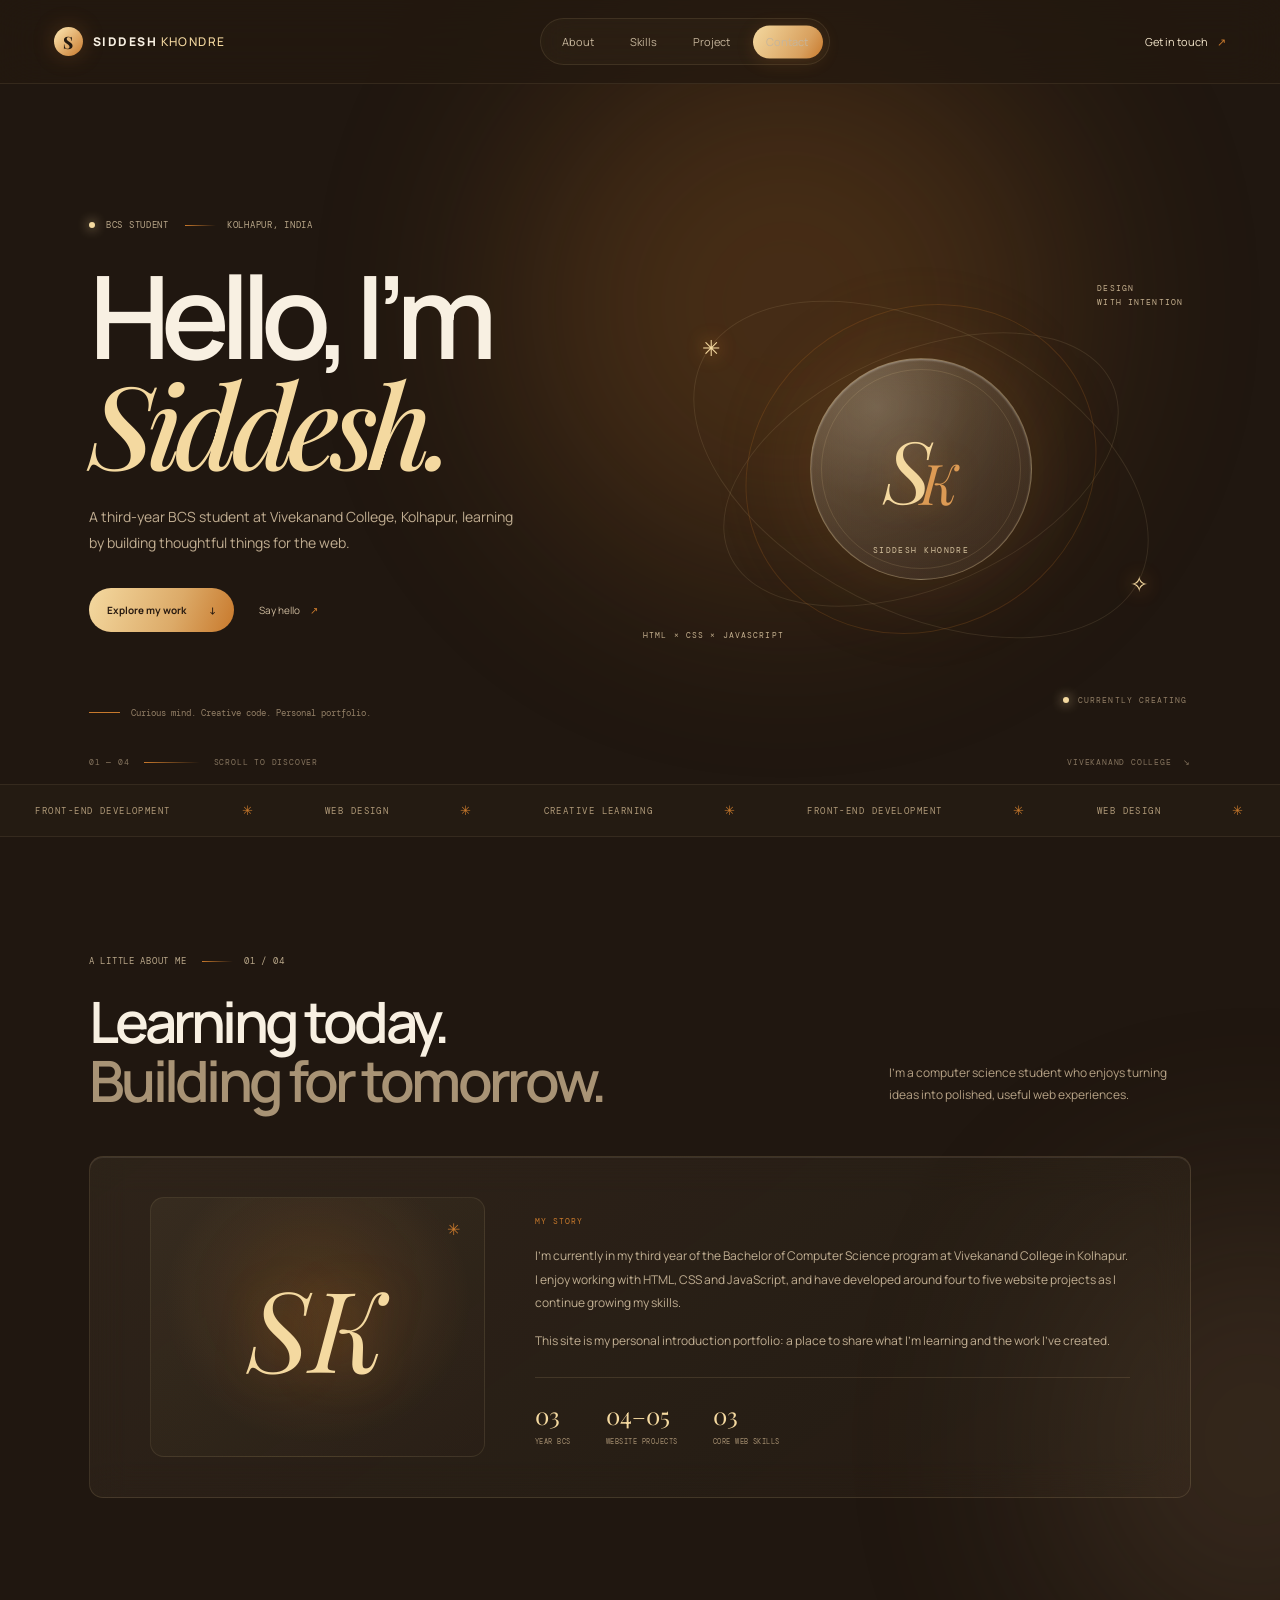
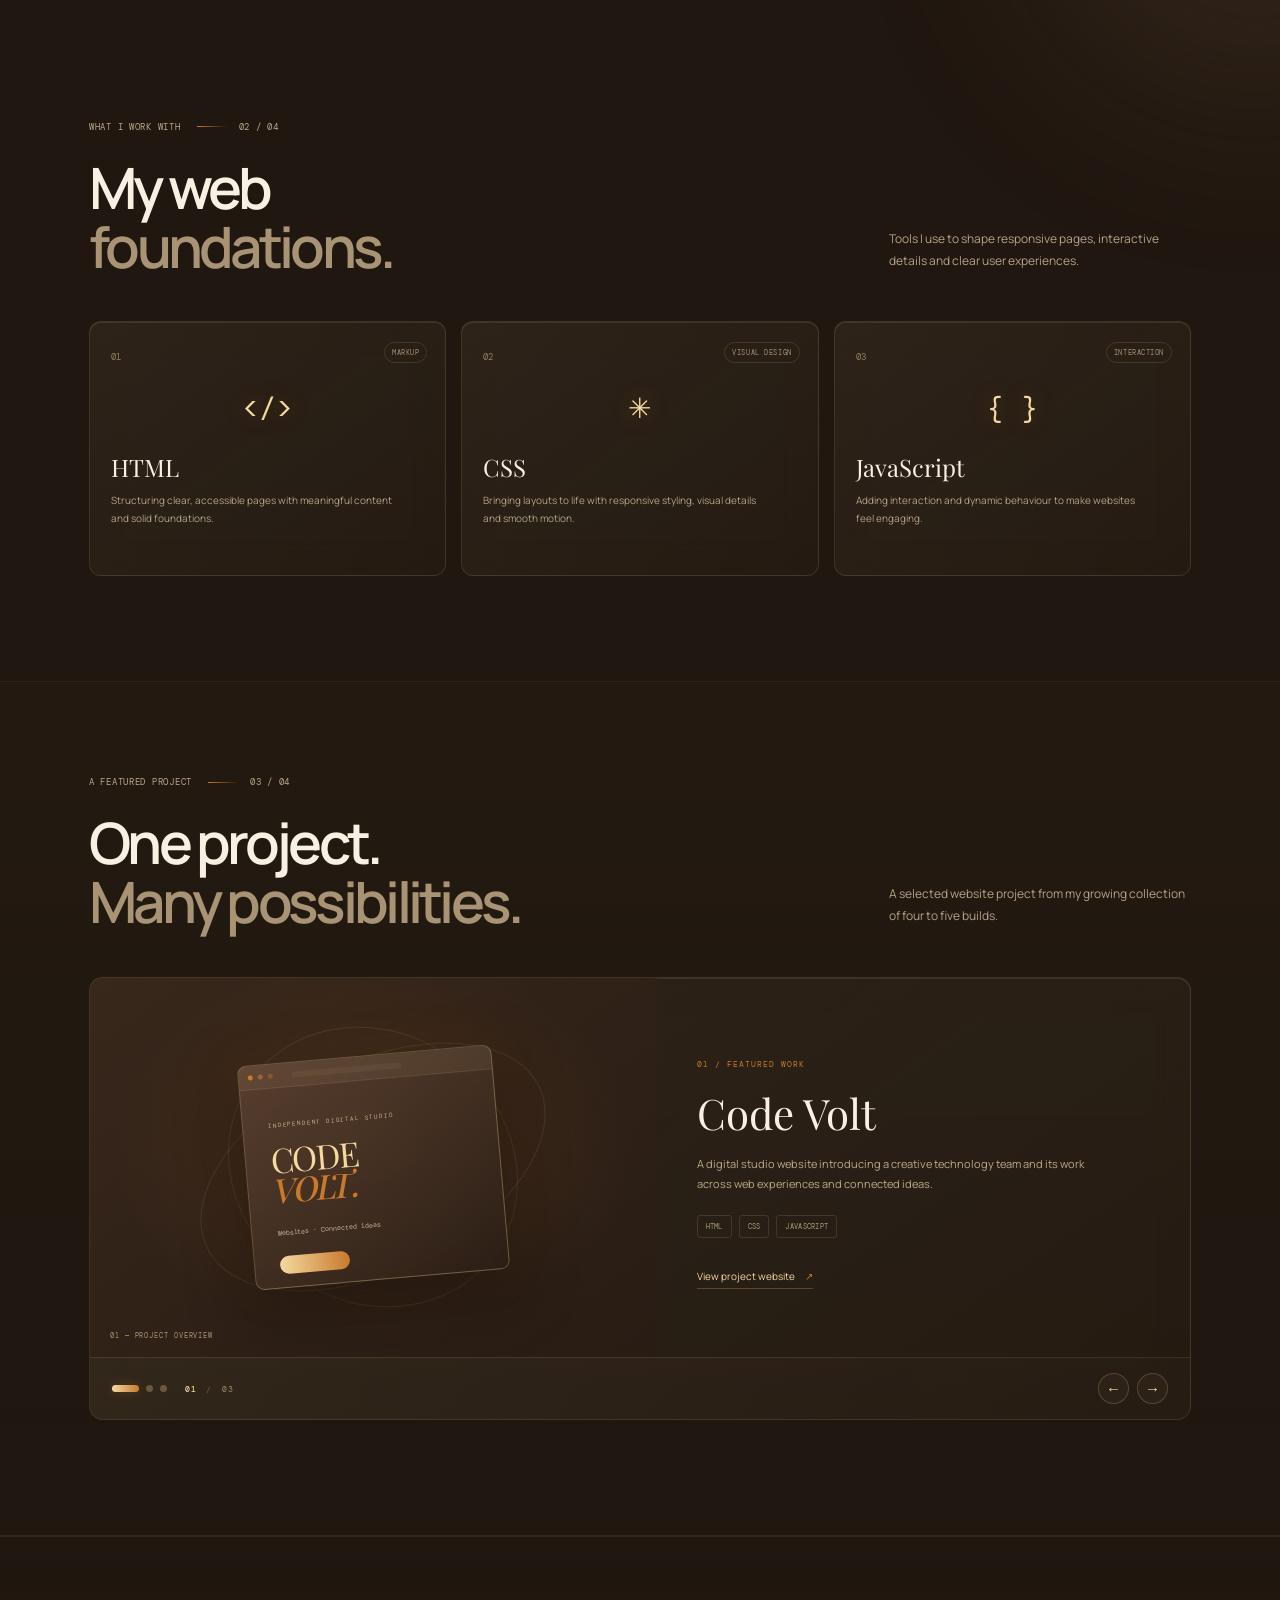
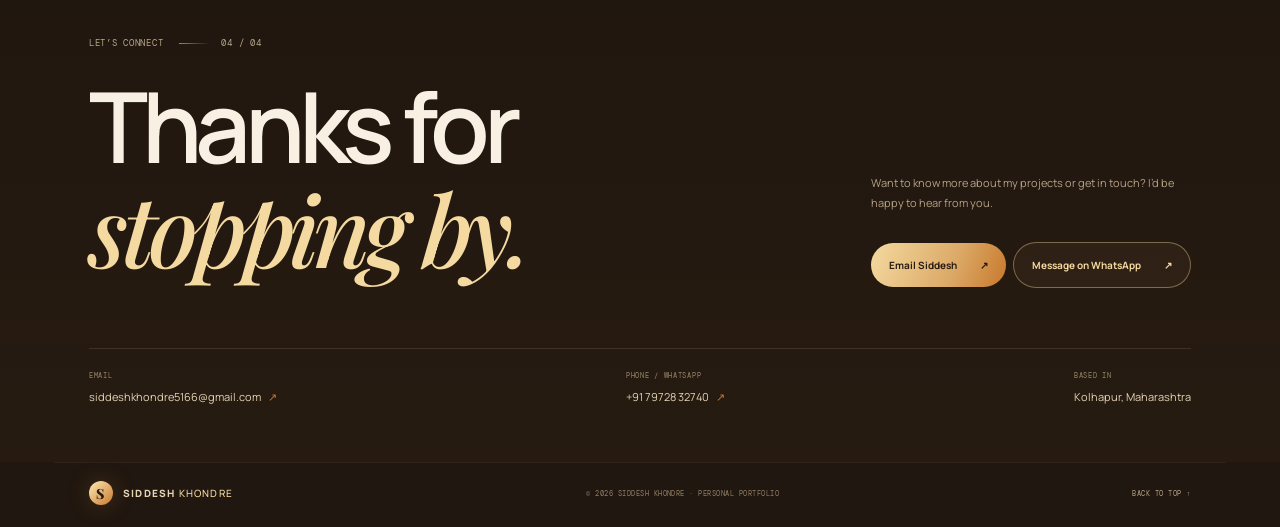
<file: index.html>
<!doctype html>
<html lang="en">
<head>
  <meta charset="utf-8">
  <meta name="viewport" content="width=device-width, initial-scale=1">
  <meta name="theme-color" content="#5B4232">
  <meta name="description" content="Personal portfolio of Siddesh Khondre, a third-year BCS student and web developer from Kolhapur.">
  <title>Siddesh Khondre — Personal Portfolio</title>
  <link rel="preconnect" href="https://fonts.googleapis.com">
  <link rel="preconnect" href="https://fonts.gstatic.com" crossorigin>
  <link href="https://fonts.googleapis.com/css2?family=DM+Mono:wght@400;500&family=Manrope:wght@400;500;600;700;800&family=Playfair+Display:ital,wght@0,500;0,600;1,500;1,600&display=swap" rel="stylesheet">
  <link rel="stylesheet" href="styles.css">
  <script defer src="script.js"></script>
</head>
<body>
  <div class="ambient ambient-one"></div><div class="ambient ambient-two"></div>
  <header class="nav-wrap">
    <a class="brand" href="#home" aria-label="Siddesh Khondre home"><span class="brand-mark">S</span><span>SIDDESH<span class="brand-light"> KHONDRE</span></span></a>
    <nav class="nav-links" aria-label="Main navigation"><span class="nav-indicator" aria-hidden="true"></span><a href="#about">About</a><a href="#skills">Skills</a><a href="#projects">Project</a><a href="#contact">Contact</a></nav>
    <a class="nav-cta" href="#contact">Get in touch <span>↗</span></a>
  </header>
  <main>
    <section class="hero section-shell" id="home">
      <div class="hero-copy reveal"><div class="eyebrow"><span class="pulse"></span> BCS STUDENT <span class="eyebrow-line"></span> KOLHAPUR, INDIA</div>
        <h1>Hello, I’m<br><span class="serif-accent">Siddesh.</span></h1>
        <p class="hero-intro">A third-year BCS student at Vivekanand College, Kolhapur, learning by building thoughtful things for the web.</p>
        <div class="hero-actions"><a class="button button-primary" href="#projects">Explore my work <span>↓</span></a><a class="text-link" href="mailto:siddeshkhondre5166@gmail.com">Say hello <span>↗</span></a></div>
        <div class="hero-note"><span class="note-line"></span> Curious mind. Creative code. Personal portfolio.</div>
      </div>
      <div class="hero-art reveal" aria-label="Decorative liquid glass monogram"><div class="orbit orbit-a"></div><div class="orbit orbit-b"></div><div class="orbit orbit-c"></div><div class="glass-disc"><span class="monogram">S<span>K</span></span><span class="disc-label">SIDDESH KHONDRE</span></div><span class="float-label label-top">DESIGN<br>WITH INTENTION</span><span class="float-label label-bottom">HTML × CSS × JAVASCRIPT</span><span class="spark spark-one">✳</span><span class="spark spark-two">✧</span><div class="art-caption"><span class="caption-dot"></span> CURRENTLY CREATING</div></div>
      <div class="hero-bottom"><span>01 — 04</span><div class="scroll-line"></div><span>SCROLL TO DISCOVER</span><span class="hero-location">VIVEKANAND COLLEGE&nbsp; ↘</span></div>
    </section>
    <section class="marquee" aria-label="Areas of interest"><div class="marquee-track"><span>FRONT-END DEVELOPMENT</span><i>✳</i><span>WEB DESIGN</span><i>✳</i><span>CREATIVE LEARNING</span><i>✳</i><span>FRONT-END DEVELOPMENT</span><i>✳</i><span>WEB DESIGN</span><i>✳</i></div></section>
    <section class="about section-shell" id="about"><div class="section-heading reveal"><div><div class="eyebrow">A LITTLE ABOUT ME <span class="eyebrow-line"></span> 01 / 04</div><h2>Learning today.<br><span class="muted-title">Building for tomorrow.</span></h2></div><p>I’m a computer science student who enjoys turning ideas into polished, useful web experiences.</p></div>
      <div class="about-panel glass-card reveal"><div class="about-emblem"><span>SK</span><i>✳</i></div><div class="about-copy"><span class="small-label">MY STORY</span><p>I’m currently in my third year of the Bachelor of Computer Science program at Vivekanand College in Kolhapur. I enjoy working with HTML, CSS and JavaScript, and have developed around four to five website projects as I continue growing my skills.</p><p>This site is my personal introduction portfolio: a place to share what I’m learning and the work I’ve created.</p><div class="about-facts"><div><b>03</b><span>YEAR BCS</span></div><div><b>04–05</b><span>WEBSITE PROJECTS</span></div><div><b>03</b><span>CORE WEB SKILLS</span></div></div></div></div>
    </section>
    <section class="skills section-shell" id="skills"><div class="section-heading reveal"><div><div class="eyebrow">WHAT I WORK WITH <span class="eyebrow-line"></span> 02 / 04</div><h2>My web<br><span class="muted-title">foundations.</span></h2></div><p>Tools I use to shape responsive pages, interactive details and clear user experiences.</p></div>
      <div class="skill-grid"><article class="skill-card glass-card reveal"><span class="skill-number">01</span><div class="skill-icon">&lt;/&gt;</div><h3>HTML</h3><p>Structuring clear, accessible pages with meaningful content and solid foundations.</p><span class="skill-tag">MARKUP</span></article><article class="skill-card glass-card reveal"><span class="skill-number">02</span><div class="skill-icon">✳</div><h3>CSS</h3><p>Bringing layouts to life with responsive styling, visual details and smooth motion.</p><span class="skill-tag">VISUAL DESIGN</span></article><article class="skill-card glass-card reveal"><span class="skill-number">03</span><div class="skill-icon">{ }</div><h3>JavaScript</h3><p>Adding interaction and dynamic behaviour to make websites feel engaging.</p><span class="skill-tag">INTERACTION</span></article></div>
    </section>
    <section class="project-section" id="projects"><div class="section-shell project-shell"><div class="section-heading reveal"><div><div class="eyebrow">A FEATURED PROJECT <span class="eyebrow-line"></span> 03 / 04</div><h2>One project.<br><span class="muted-title">Many possibilities.</span></h2></div><p>A selected website project from my growing collection of four to five builds.</p></div>
      <div class="project-carousel glass-card reveal" aria-roledescription="carousel" aria-label="Code Volt project walkthrough">
        <div class="carousel-stage" aria-live="polite">
          <article class="project-slide active" data-slide="0" aria-roledescription="slide" aria-label="1 of 3: Project overview">
            <div class="project-visual visual-overview"><div class="project-orbit project-orbit-one"></div><div class="project-orbit project-orbit-two"></div><div class="project-window"><div class="project-bar"><i></i><i></i><i></i><span></span></div><div class="project-content"><span class="project-overline">INDEPENDENT DIGITAL STUDIO</span><b>CODE<br><em>VOLT.</em></b><small>Websites · Connected ideas</small><div class="project-button"></div></div></div><span class="visual-caption">01 — PROJECT OVERVIEW</span></div>
            <div class="project-info"><span class="small-label">01 / FEATURED WORK</span><h3>Code Volt</h3><p>A digital studio website introducing a creative technology team and its work across web experiences and connected ideas.</p><div class="project-tags"><span>HTML</span><span>CSS</span><span>JAVASCRIPT</span></div><a class="project-link" href="file:///D:/code-volt/index.html" target="_blank" rel="noreferrer">View project website <span>↗</span></a></div>
          </article>
          <article class="project-slide" data-slide="1" aria-roledescription="slide" aria-label="2 of 3: Responsive experience" aria-hidden="true">
            <div class="project-visual visual-responsive"><div class="responsive-orbit"></div><div class="device device-desktop"><div class="device-top"><i></i><i></i><i></i></div><div class="device-screen"><b>Digital,<br><em>with a pulse.</em></b><span></span><span></span><div></div></div></div><div class="device device-mobile"><div class="mobile-notch"></div><b>CODE<br><em>VOLT</em></b><span></span><span></span></div><span class="visual-caption">02 — RESPONSIVE EXPERIENCE</span></div>
            <div class="project-info"><span class="small-label">02 / DESIGN APPROACH</span><h3>Made for the web</h3><p>The project presents a cohesive studio identity through a responsive layout, considered typography and clear paths to explore the work.</p><div class="project-tags"><span>RESPONSIVE DESIGN</span><span>LAYOUT</span><span>VISUAL DETAIL</span></div><span class="project-note">A closer look at the project’s presentation.</span></div>
          </article>
          <article class="project-slide" data-slide="2" aria-roledescription="slide" aria-label="3 of 3: My role" aria-hidden="true">
            <div class="project-visual visual-role"><div class="role-glow"></div><div class="role-orbit role-orbit-a"></div><div class="role-orbit role-orbit-b"></div><div class="role-monogram">&lt;/&gt;</div><span class="role-chip chip-html">HTML</span><span class="role-chip chip-css">CSS</span><span class="role-chip chip-js">JS</span><span class="visual-caption">03 — MY CONTRIBUTION</span></div>
            <div class="project-info"><span class="small-label">03 / MY ROLE</span><h3>Programmer<br> &amp; developer</h3><p>I contributed to Code Volt as a programmer/developer. The project gave me a chance to apply my web skills to a complete studio website.</p><div class="project-tags"><span>BUILD</span><span>COLLABORATION</span><span>LEARNING</span></div><a class="project-link" href="file:///D:/code-volt/index.html" target="_blank" rel="noreferrer">Ask me about this project <span>↗</span></a></div>
          </article>
        </div>
        <div class="carousel-controls"><div class="carousel-pagination" role="tablist" aria-label="Choose project slide"><button class="carousel-dot active" type="button" role="tab" aria-label="Show slide 1: Project overview" aria-selected="true" data-go-to="0"></button><button class="carousel-dot" type="button" role="tab" aria-label="Show slide 2: Responsive experience" aria-selected="false" data-go-to="1"></button><button class="carousel-dot" type="button" role="tab" aria-label="Show slide 3: My role" aria-selected="false" data-go-to="2"></button></div><span class="carousel-count"><b class="current-slide">01</b> <i>/</i> 03</span><div class="carousel-arrows"><button class="carousel-arrow" type="button" data-direction="-1" aria-label="Previous slide">←</button><button class="carousel-arrow" type="button" data-direction="1" aria-label="Next slide">→</button></div></div>
      </div>
    </div></section>
    <section class="contact" id="contact"><div class="contact-inner section-shell reveal"><div class="eyebrow">LET’S CONNECT <span class="eyebrow-line"></span> 04 / 04</div><div class="contact-main"><h2>Thanks for<br><span class="serif-accent">stopping by.</span></h2><div class="contact-side"><p>Want to know more about my projects or get in touch? I’d be happy to hear from you.</p><a class="button button-primary" href="mailto:siddeshkhondre5166@gmail.com">Email Siddesh <span>↗</span></a><a class="button button-secondary" href="https://wa.me/917972832740" target="_blank" rel="noreferrer">Message on WhatsApp <span>↗</span></a></div></div><div class="contact-details"><div><span class="detail-label">EMAIL</span><a href="mailto:siddeshkhondre5166@gmail.com">siddeshkhondre5166@gmail.com <span>↗</span></a></div><div><span class="detail-label">PHONE / WHATSAPP</span><a href="tel:+917972832740">+91 79728 32740 <span>↗</span></a></div><div class="detail-location"><span class="detail-label">BASED IN</span><span>Kolhapur, Maharashtra</span></div></div></div></section>
  </main>
  <footer class="footer"><a class="brand" href="#home"><span class="brand-mark">S</span><span>SIDDESH<span class="brand-light"> KHONDRE</span></span></a><span>© <span id="year"></span> SIDDESH KHONDRE · PERSONAL PORTFOLIO</span><a href="#home" class="back-top">BACK TO TOP ↑</a></footer>
</body>
</html>
</file>
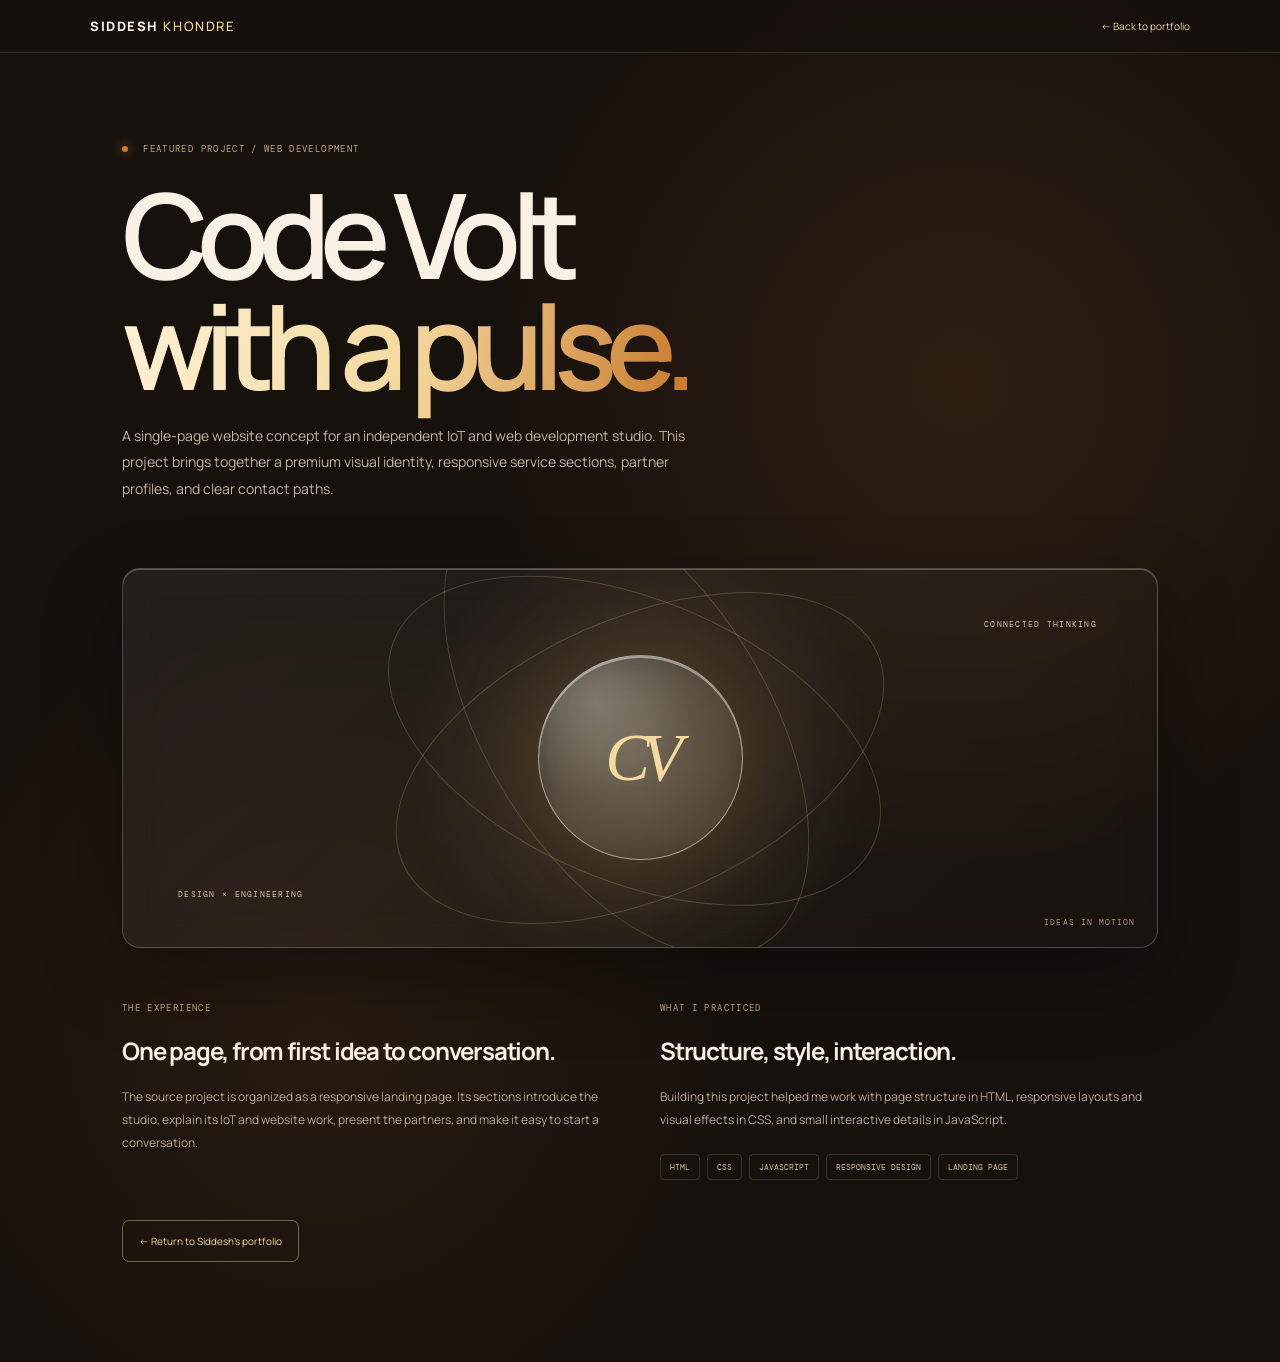
<file: code-volt-project.html>
<!doctype html>
<html lang="en">
<head>
  <meta charset="utf-8"><meta name="viewport" content="width=device-width, initial-scale=1"><meta name="theme-color" content="#110d0a">
  <title>Code Volt — Featured Project</title>
  <link rel="preconnect" href="https://fonts.googleapis.com"><link rel="preconnect" href="https://fonts.gstatic.com" crossorigin><link href="https://fonts.googleapis.com/css2?family=DM+Mono:wght@400;500&family=Manrope:wght@400;500;600;700;800&display=swap" rel="stylesheet">
  <style>
    :root{--brown:#5B4232;--cream:#F4D9A0;--copper:#C8792C;--bg:#17110d;--muted:#b9aa99;--line:#ffffff22;--mono:'DM Mono',monospace;--sans:'Manrope',sans-serif}*{box-sizing:border-box}html{scroll-behavior:smooth}body{margin:0;background:radial-gradient(ellipse at 75% 28%,#70452244,transparent 35%),radial-gradient(ellipse at 25% 75%,#c8792c18,transparent 30%),var(--bg);color:#f9f1e6;font-family:var(--sans);min-height:100vh}a{color:inherit;text-decoration:none}.top{position:sticky;top:0;padding:17px max(24px,calc((100vw - 1100px)/2));display:flex;justify-content:space-between;align-items:center;background:#17110dd9;backdrop-filter:blur(18px);border-bottom:1px solid var(--line);z-index:2}.brand{font-size:13px;font-weight:800;letter-spacing:.12em}.brand span{color:var(--cream);font-weight:500}.top a:last-child{font-size:10px;color:var(--cream)}main{max-width:1100px;margin:auto;padding:90px 32px 100px}.eyebrow{font:9px var(--mono);letter-spacing:.15em;color:#c4a982}.eyebrow i{display:inline-block;width:6px;height:6px;border-radius:50%;background:var(--copper);margin-right:9px;box-shadow:0 0 12px var(--copper)}h1{font-size:clamp(62px,10vw,118px);line-height:.94;letter-spacing:-.09em;margin:24px 0 22px;font-weight:600}h1 span{background:linear-gradient(100deg,#fff1d7,var(--cream),var(--copper));-webkit-background-clip:text;background-clip:text;color:transparent}.lead{max-width:580px;color:#c3b4a3;font-size:14px;line-height:1.9}.showcase{margin:65px 0 54px;border:1px solid #ffffff35;border-radius:18px;min-height:380px;position:relative;overflow:hidden;display:grid;place-items:center;background:radial-gradient(circle at 50% 50%,#f4d9a02b,transparent 42%),linear-gradient(135deg,#ffffff10,#ffffff03);box-shadow:inset 0 1px #ffffff40,0 30px 80px #0005;backdrop-filter:blur(18px)}.rings,.rings:before,.rings:after{position:absolute;border:1px solid #f4d9a033;border-radius:50%;width:520px;height:280px;transform:rotate(-24deg)}.rings:before,.rings:after{content:"";inset:-20px 0;width:520px;height:280px;transform:rotate(47deg)}.rings:after{inset:-40px 0;transform:rotate(82deg)}.glass{position:relative;z-index:1;width:205px;height:205px;border-radius:50%;display:grid;place-items:center;border:1px solid #ffffff80;background:radial-gradient(circle at 28% 22%,#ffffff40,#ffffff0c 45%,#6a44274a);box-shadow:inset 0 2px #ffffff70,0 0 90px #c8792c35;backdrop-filter:blur(15px)}.glass b{font:italic 67px Georgia,serif;color:var(--cream);letter-spacing:-.12em}.float{position:absolute;font:8px var(--mono);letter-spacing:.16em;color:#d4c1a8}.float.a{top:50px;right:60px}.float.b{bottom:48px;left:55px}.showcase-label{position:absolute;bottom:20px;right:22px;color:#aa9986;font:8px var(--mono);letter-spacing:.13em}.details{display:grid;grid-template-columns:1fr 1fr;gap:40px}.details h2{font-size:24px;letter-spacing:-.05em}.details p{font-size:12px;line-height:1.9;color:#b9aa99}.tags{display:flex;flex-wrap:wrap;gap:7px;margin-top:22px}.tags span{padding:7px 9px;border:1px solid #ffffff24;border-radius:4px;color:#d3bf9f;font:8px var(--mono)}.back{display:inline-block;margin-top:40px;border:1px solid #f4d9a066;border-radius:7px;padding:13px 16px;color:var(--cream);font-size:10px}.back:hover{background:#f4d9a015}@media(max-width:650px){main{padding:68px 21px}.showcase{min-height:300px;margin:43px 0}.glass{width:165px;height:165px}.details{grid-template-columns:1fr;gap:14px}.float.a{right:20px}.float.b{left:18px}.rings,.rings:before,.rings:after{width:370px;height:200px}}
  </style>
</head>
<body><header class="top"><a class="brand" href="index.html">SIDDESH <span>KHONDRE</span></a><a href="index.html">← Back to portfolio</a></header><main><div class="eyebrow"><i></i> FEATURED PROJECT / WEB DEVELOPMENT</div><h1>Code Volt<br><span>with a pulse.</span></h1><p class="lead">A single-page website concept for an independent IoT and web development studio. This project brings together a premium visual identity, responsive service sections, partner profiles, and clear contact paths.</p><div class="showcase" aria-label="Code Volt visual preview"><div class="rings"></div><div class="glass"><b>CV</b></div><span class="float a">CONNECTED THINKING</span><span class="float b">DESIGN × ENGINEERING</span><span class="showcase-label">IDEAS IN MOTION</span></div><div class="details"><section><div class="eyebrow">THE EXPERIENCE</div><h2>One page, from first idea to conversation.</h2><p>The source project is organized as a responsive landing page. Its sections introduce the studio, explain its IoT and website work, present the partners, and make it easy to start a conversation.</p></section><section><div class="eyebrow">WHAT I PRACTICED</div><h2>Structure, style, interaction.</h2><p>Building this project helped me work with page structure in HTML, responsive layouts and visual effects in CSS, and small interactive details in JavaScript.</p><div class="tags"><span>HTML</span><span>CSS</span><span>JAVASCRIPT</span><span>RESPONSIVE DESIGN</span><span>LANDING PAGE</span></div></section></div><a class="back" href="index.html">← Return to Siddesh’s portfolio</a></main></body>
</html>
</file>
<file: styles.css>
:root{--brown:#5B4232;--cream:#F4D9A0;--orange:#C8792C;--ink:#241910;--muted:#ad9a80;--glass:rgba(244,217,160,.055);--line:rgba(244,217,160,.16);--font:'Manrope',sans-serif;--serif:'Playfair Display',serif;--mono:'DM Mono',monospace}*{box-sizing:border-box}html{scroll-behavior:smooth;scroll-padding-top:90px}body{margin:0;background:#201710;color:#F8F0E2;font-family:var(--font);overflow-x:hidden}a{color:inherit;text-decoration:none}::selection{background:var(--orange);color:#fff}.ambient{position:fixed;z-index:-1;pointer-events:none;filter:blur(110px);opacity:.23;border-radius:50%}.ambient-one{width:550px;height:550px;background:#C8792C;top:30px;left:40%}.ambient-two{width:410px;height:480px;background:#806347;top:1200px;right:-180px}.nav-wrap{position:sticky;top:0;z-index:20;display:flex;align-items:center;justify-content:space-between;max-width:1280px;margin:auto;padding:18px 54px;background:rgba(36,25,16,.74);backdrop-filter:blur(22px);border-bottom:1px solid rgba(244,217,160,.09)}.brand{display:flex;align-items:center;gap:10px;font-size:12px;font-weight:800;letter-spacing:.12em}.brand-mark{width:29px;height:29px;border-radius:50%;display:grid;place-items:center;font-family:var(--serif);font-size:17px;color:var(--ink);background:linear-gradient(135deg,#ffeab6,#C8792C);box-shadow:0 0 22px #C8792C44}.brand-light{font-weight:500;color:var(--cream)}.nav-links{display:flex;gap:34px;color:#c6b59b;font-size:11px}.nav-links a,.text-link,.back-top{transition:color .25s}.nav-links a:hover,.text-link:hover,.back-top:hover{color:var(--cream)}.nav-cta{font-size:11px;color:#f3e5ca}.nav-cta span{color:var(--orange);margin-left:7px}.section-shell{max-width:1172px;margin:0 auto}.hero{min-height:700px;padding:100px 35px 30px;display:grid;grid-template-columns:1.02fr .98fr;position:relative;align-items:center}.eyebrow{display:flex;align-items:center;gap:11px;font:9px var(--mono);letter-spacing:.08em;color:#b9a789}.pulse,.caption-dot{width:6px;height:6px;border-radius:50%;background:#F4D9A0;box-shadow:0 0 12px #F4D9A0;animation:blink 2s infinite}.eyebrow-line{display:inline-block;width:31px;height:1px;background:linear-gradient(90deg,#C8792C,transparent);margin-left:5px}.hero h1{font-size:clamp(74px,9vw,119px);line-height:.93;letter-spacing:-.085em;margin:31px 0 23px;font-weight:600}.serif-accent{font-family:var(--serif);font-weight:500;font-style:italic;color:var(--cream);letter-spacing:-.065em}.hero-intro{max-width:440px;color:#c0ad91;font-size:14px;line-height:1.9}.hero-actions{display:flex;align-items:center;gap:25px;margin-top:31px}.button{display:inline-flex;align-items:center;gap:23px;padding:15px 18px;border-radius:999px;font-size:10px;font-weight:700;transition:transform .25s,box-shadow .25s}.button:hover{transform:translateY(-3px);box-shadow:0 9px 35px #C8792C33}.button-primary{color:#291b11;background:linear-gradient(110deg,#F4D9A0,#dcaa68 60%,#C8792C)}.button-secondary{color:var(--cream);border:1px solid #F4D9A066;background:#5B423233}.button-secondary:hover{background:#C8792C22}.text-link{font-size:10px;color:#d0bda0}.text-link span{margin-left:8px;color:var(--orange)}.hero-note{margin-top:75px;font:9px var(--mono);color:#927f66;display:flex;align-items:center;gap:11px}.note-line{width:31px;height:1px;background:var(--orange)}.hero-art{height:480px;position:relative;display:grid;place-items:center}.orbit{position:absolute;border:1px solid #F4D9A01c;border-radius:50%;transform:rotate(-24deg)}.orbit-a{width:420px;height:235px}.orbit-b{width:490px;height:285px;transform:rotate(27deg)}.orbit-c{width:320px;height:360px;transform:rotate(61deg);border-color:#C8792c33}.glass-disc{width:222px;height:222px;border-radius:50%;display:grid;place-items:center;position:relative;background:radial-gradient(circle at 30% 22%,#fff5d633,#F4D9A014 40%,#5B423244 75%),linear-gradient(135deg,#ffffff22,#F4D9A008);border:1px solid #F4D9A055;box-shadow:inset 0 1px 2px #ffffff54,0 0 90px #C8792c26,0 0 170px #F4D9A00c;backdrop-filter:blur(20px);animation:float 6s ease-in-out infinite}.glass-disc:after{content:"";position:absolute;inset:10px;border:1px solid #F4D9A022;border-radius:50%}.monogram{font:italic 86px/1 var(--serif);color:#F4D9A0;text-shadow:0 0 30px #C8792c55;letter-spacing:-.15em;padding-right:13px}.monogram span{font-size:56px;color:#dc9a54;vertical-align:-.02em}.disc-label{position:absolute;bottom:24px;font:8px var(--mono);letter-spacing:.18em;color:#d5c29f}.float-label{position:absolute;font:8px var(--mono);letter-spacing:.14em;line-height:1.8;color:#c5b08e}.label-top{top:52px;right:8px}.label-bottom{bottom:67px;left:-8px}.spark{position:absolute;color:#F4D9A0;text-shadow:0 0 18px #C8792C;font-size:22px}.spark-one{top:104px;left:51px;animation:rotate 12s linear infinite}.spark-two{bottom:110px;right:43px;animation:blink 2.5s infinite}.art-caption{position:absolute;right:4px;bottom:4px;display:flex;gap:9px;align-items:center;font:8px var(--mono);letter-spacing:.13em;color:#927f66}.hero-bottom{position:absolute;bottom:17px;left:35px;right:35px;display:flex;align-items:center;gap:14px;color:#85745e;font:8px var(--mono);letter-spacing:.1em}.scroll-line{width:56px;height:1px;background:linear-gradient(90deg,#C8792C,transparent)}.hero-location{margin-left:auto}.marquee{border-top:1px solid #F4D9A014;border-bottom:1px solid #F4D9A014;overflow:hidden;padding:17px 0;background:#F4D9A005}.marquee-track{display:flex;align-items:center;justify-content:space-around;min-width:900px;color:#b09a79;font:9px var(--mono);letter-spacing:.16em;animation:marquee 28s linear infinite}.marquee-track i{font-style:normal;color:var(--orange);font-size:13px}.about,.skills{padding:118px 35px 105px}.section-heading{display:flex;justify-content:space-between;align-items:flex-end;margin-bottom:45px}.section-heading h2,.contact h2{font-size:57px;line-height:1.04;letter-spacing:-.065em;font-weight:600;margin:25px 0 0}.muted-title{color:#a89375}.section-heading>p{max-width:300px;color:#b6a286;font-size:12px;line-height:1.85;margin:0 2px 4px 35px}.glass-card{background:linear-gradient(145deg,#F4D9A011,#F4D9A005);border:1px solid #F4D9A020;box-shadow:inset 0 1px #ffffff16;backdrop-filter:blur(18px);transition:transform .35s,border-color .35s,background .35s}.glass-card:hover{transform:translateY(-5px);border-color:#C8792c66;background:linear-gradient(145deg,#F4D9A017,#F4D9A008)}.about-panel{display:grid;grid-template-columns:.72fr 1.28fr;align-items:center;border-radius:14px;padding:40px 60px;gap:50px}.about-emblem{height:260px;border-radius:14px;display:grid;place-items:center;position:relative;overflow:hidden;background:radial-gradient(ellipse at 50% 40%,#C8792c30,transparent 65%),linear-gradient(145deg,#F4D9A00d,#F4D9A002);border:1px solid #F4D9A018}.about-emblem>span{font:italic 112px var(--serif);color:#F4D9A0;text-shadow:0 0 45px #C8792c55}.about-emblem i{position:absolute;right:24px;top:20px;color:#C8792C;font-style:normal}.small-label{font:8px var(--mono);letter-spacing:.13em;color:#C8792C}.about-copy>p{font-size:12px;line-height:1.95;color:#c1af93;margin:15px 0}.about-facts{display:flex;gap:35px;border-top:1px solid #F4D9A020;margin-top:24px;padding-top:21px}.about-facts div{display:flex;flex-direction:column;gap:6px}.about-facts b{font:24px var(--serif);color:#F4D9A0}.about-facts span{font:7px var(--mono);letter-spacing:.07em;color:#a48f70}.skill-grid{display:grid;grid-template-columns:repeat(3,1fr);gap:15px}.skill-card{padding:21px;border-radius:12px;min-height:255px;position:relative}.skill-number{font:9px var(--mono);color:#927f66}.skill-icon{height:86px;display:grid;place-items:center;color:#F4D9A0;font:28px var(--mono);text-shadow:0 0 22px #C8792c66}.skill-card h3{font:24px var(--serif);margin:0 0 8px}.skill-card p{font-size:10px;line-height:1.8;color:#b6a286;max-width:290px;margin:0}.skill-tag{position:absolute;right:18px;top:20px;font:7px var(--mono);letter-spacing:.08em;color:#a48f70;border:1px solid #F4D9A022;padding:5px 7px;border-radius:20px}.project-section{padding:94px 0 115px;background:linear-gradient(180deg,#F4D9A004,transparent);border-top:1px solid #F4D9A010;border-bottom:1px solid #F4D9A010}.project-shell{padding:0 35px}.project-card{display:grid;grid-template-columns:1.03fr .97fr;min-height:355px;border-radius:14px;overflow:hidden}.project-visual{position:relative;display:grid;place-items:center;min-height:355px;overflow:hidden;background:radial-gradient(ellipse at 50% 45%,#C8792c24,transparent 65%),linear-gradient(145deg,#38271b,#281c14)}.project-orbit{position:absolute;border:1px solid #F4D9A01b;border-radius:50%}.project-orbit-one{width:370px;height:210px;transform:rotate(-26deg)}.project-orbit-two{width:300px;height:270px;transform:rotate(36deg)}.project-window{position:relative;z-index:2;width:255px;height:225px;border-radius:9px;border:1px solid #F4D9A044;background:linear-gradient(145deg,#5B4232dd,#2b1e15dd);box-shadow:0 20px 60px #170f0bb3,0 0 50px #C8792c1a;transform:rotate(-5deg);overflow:hidden}.project-bar{height:24px;background:#F4D9A010;border-bottom:1px solid #F4D9A018;display:flex;align-items:center;gap:5px;padding:0 9px}.project-bar i{width:5px;height:5px;border-radius:50%;background:#C8792C}.project-bar i:nth-child(2){opacity:.6}.project-bar i:nth-child(3){opacity:.35}.project-bar span{height:6px;width:110px;margin-left:14px;background:#F4D9A00e;border-radius:4px}.project-content{padding:22px 25px}.project-overline{font:6px var(--mono);letter-spacing:.14em;color:#c7b08b}.project-content>b{display:block;font:34px/.88 var(--serif);letter-spacing:-.05em;margin:13px 0;color:#F4D9A0}.project-content>b em{font-weight:500;color:#C8792C}.project-content>small{font:7px var(--mono);color:#c1af93}.project-button{margin-top:16px;width:70px;height:18px;border-radius:20px;background:linear-gradient(90deg,#F4D9A0,#C8792C)}.visual-caption{position:absolute;bottom:17px;left:20px;font:7px var(--mono);letter-spacing:.13em;color:#aa9575}.project-info{padding:52px 42px;align-self:center}.project-info h3{font:42px var(--serif);margin:13px 0}.project-info p{font-size:11px;line-height:1.9;color:#bca98a;max-width:420px}.project-tags{display:flex;gap:7px;flex-wrap:wrap;margin:20px 0 25px}.project-tags span{padding:6px 8px;border:1px solid #F4D9A022;border-radius:3px;color:#ad9978;font:7px var(--mono);letter-spacing:.04em}.project-link{font-size:10px;color:#F4D9A0;border-bottom:1px solid #C8792C66;padding-bottom:5px}.project-link span{color:#C8792C;margin-left:8px}.contact{background:linear-gradient(180deg,transparent,#C8792c0b);border-top:1px solid #F4D9A010}.contact-inner{padding:100px 35px 58px}.contact-main{display:flex;align-items:flex-end;justify-content:space-between}.contact h2{font-size:clamp(61px,8vw,98px);margin:26px 0 18px}.contact-side{max-width:320px;padding-bottom:12px}.contact-side p{font-size:11px;line-height:1.85;color:#b6a286;margin:0 0 20px}.contact-side .button+.button{margin:9px 0 0 7px}.contact-details{display:flex;align-items:flex-end;justify-content:space-between;border-top:1px solid #F4D9A020;padding-top:22px;margin-top:48px}.detail-label{display:block;color:#9a8567;font:7px var(--mono);letter-spacing:.1em;margin-bottom:9px}.contact-details>div>a,.detail-location>span:last-child{display:block;margin-top:7px;font-size:11px;color:#e5d4b5}.contact-details>div>a span{color:#C8792C;margin-left:5px}.footer{max-width:1172px;padding:18px 35px 22px;margin:auto;border-top:1px solid #F4D9A010;display:flex;align-items:center;justify-content:space-between;color:#927f66;font:7px var(--mono);letter-spacing:.07em}.footer .brand{font:800 10px var(--font);color:#e6d4b4}.footer .brand-mark{width:24px;height:24px;font-size:14px}.back-top{color:#b6a286}.reveal{opacity:0;transform:translateY(22px);transition:opacity .75s ease,transform .75s cubic-bezier(.2,.7,.2,1)}.reveal.visible{opacity:1;transform:translateY(0)}.skill-card:nth-child(2){transition-delay:.1s}.skill-card:nth-child(3){transition-delay:.2s}@keyframes float{0%,100%{transform:translateY(0)}50%{transform:translateY(-10px)}}@keyframes rotate{to{transform:rotate(336deg)}}@keyframes blink{0%,100%{opacity:1}50%{opacity:.35}}@keyframes marquee{to{transform:translateX(-35%)}}@media(max-width:900px){.nav-wrap{padding:16px 26px}.hero{padding:85px 28px 30px;grid-template-columns:1fr .85fr;min-height:630px}.hero h1{font-size:clamp(68px,10vw,94px)}.hero-art{transform:scale(.84);margin:0 -35px}.about,.skills{padding:90px 28px}.section-heading h2{font-size:49px}.about-panel{padding:30px;gap:30px}.project-shell{padding:0 28px}.project-info{padding:35px 28px}.contact-inner{padding:85px 28px 48px}.footer{padding-left:28px;padding-right:28px}}@media(max-width:650px){.nav-wrap{padding:13px 18px}.nav-links{display:flex;position:fixed;top:auto;right:50%;bottom:12px;transform:translateX(50%);z-index:30;padding:9px 12px;border:1px solid #F4D9A033;border-radius:999px;background:#241910e8;backdrop-filter:blur(18px);gap:19px;font-size:9px}.brand{font-size:10px;gap:7px}.brand-mark{width:26px;height:26px}.nav-cta{font-size:9px}.hero{display:flex;flex-direction:column;align-items:stretch;padding:75px 22px 47px;min-height:auto}.hero-copy{position:relative;z-index:2}.hero h1{font-size:clamp(69px,17vw,98px);margin-top:27px}.hero-intro{font-size:12px}.hero-actions{gap:16px;flex-wrap:wrap}.button{padding:13px 15px;font-size:9px;gap:14px}.text-link{font-size:9px}.hero-note{margin-top:35px}.hero-art{height:340px;margin:4px -20px -4px;transform:scale(.84)}.orbit-a{width:320px;height:180px}.orbit-b{width:390px;height:220px}.orbit-c{width:265px;height:295px}.glass-disc{width:177px;height:177px}.monogram{font-size:70px}.monogram span{font-size:47px}.label-top{top:24px;right:0}.label-bottom{bottom:36px;left:0}.hero-bottom{left:22px;right:22px;bottom:11px}.hero-location{display:none}.marquee{padding:13px 0}.marquee-track{justify-content:flex-start;gap:26px}.about,.skills{padding:76px 22px}.section-heading{display:block;margin-bottom:28px}.section-heading h2{font-size:44px}.section-heading>p{margin:16px 0 0;font-size:11px}.about-panel{grid-template-columns:1fr;padding:18px;gap:19px}.about-emblem{height:165px}.about-emblem>span{font-size:82px}.about-facts{gap:20px;justify-content:space-between}.about-facts b{font-size:20px}.about-facts span{font-size:6px}.skill-grid{grid-template-columns:1fr;gap:10px}.skill-card{min-height:220px;padding:18px}.skill-icon{height:68px}.project-section{padding:76px 0}.project-shell{padding:0 22px}.project-card{grid-template-columns:1fr}.project-visual{min-height:275px}.project-window{transform:rotate(-4deg) scale(.9)}.project-info{padding:28px 22px 31px}.project-info h3{font-size:36px}.contact-inner{padding:75px 22px 42px}.contact-main{display:block}.contact h2{font-size:70px}.contact-side{padding:0;max-width:360px}.contact-details{margin-top:33px;align-items:flex-start;gap:19px;flex-direction:column}.footer{padding:16px 22px;gap:10px;flex-wrap:wrap}.footer>span{order:3;width:100%;font-size:6px}.back-top{font-size:7px}}@media(max-width:370px){.nav-links{gap:12px;padding:8px 10px}.nav-links a{font-size:8px}.contact-details>div>a{font-size:10px}}@media(prefers-reduced-motion:reduce){*,*:before,*:after{animation-duration:.01ms!important;animation-iteration-count:1!important;scroll-behavior:auto!important;transition-duration:.01ms!important}.reveal{opacity:1;transform:none}}
/* Interview-ready navigation and featured-project carousel */
.nav-links{position:relative;isolation:isolate;align-items:center;gap:8px;padding:6px 7px;border:1px solid #F4D9A01b;border-radius:999px;background:#F4D9A008;backdrop-filter:blur(16px)}
.nav-links a{position:relative;z-index:1;padding:9px 14px;border-radius:999px;transition:color .3s ease,transform .3s ease}
.nav-links a:hover{transform:translateY(-1px)}
.nav-links a[aria-current="location"]{color:#241910}
.nav-indicator{position:absolute;left:0;top:50%;z-index:0;width:60px;height:calc(100% - 12px);border-radius:999px;background:linear-gradient(120deg,#F4D9A0,#d8a05e 72%,#C8792C);box-shadow:0 3px 18px #C8792c33;transition:width .42s cubic-bezier(.2,.8,.2,1),transform .42s cubic-bezier(.2,.8,.2,1)}
.nav-links a:focus-visible,.carousel-arrow:focus-visible,.carousel-dot:focus-visible{outline:2px solid #F4D9A0;outline-offset:3px}
.project-carousel{border-radius:14px;overflow:hidden}
.carousel-stage{display:grid;overflow:hidden}
.project-slide{grid-area:1/1;display:grid;grid-template-columns:1.03fr .97fr;min-height:355px;opacity:0;visibility:hidden;transform:translateX(34px) scale(.99);transition:opacity .55s ease,transform .65s cubic-bezier(.2,.7,.2,1),visibility .55s;pointer-events:none}
.project-slide.active{opacity:1;visibility:visible;transform:translateX(0) scale(1);pointer-events:auto;z-index:1}
.project-visual{min-height:355px}
.project-info{padding:44px 40px}
.project-note{font:9px var(--mono);color:#ab9675}
.carousel-controls{min-height:62px;display:flex;align-items:center;gap:18px;padding:0 22px;border-top:1px solid #F4D9A01c;background:linear-gradient(90deg,#F4D9A009,#F4D9A003)}
.carousel-pagination{display:flex;align-items:center;gap:7px}
.carousel-dot{width:7px;height:7px;padding:0;border:0;border-radius:99px;background:#9a8261;opacity:.55;cursor:pointer;transition:width .35s ease,opacity .35s ease,background .35s ease,box-shadow .35s ease}
.carousel-dot.active{width:27px;background:linear-gradient(90deg,#F4D9A0,#C8792C);opacity:1;box-shadow:0 0 12px #C8792c44}
.carousel-count{font:8px var(--mono);letter-spacing:.1em;color:#9f8b6b}
.carousel-count b{font-weight:500;color:#F4D9A0}
.carousel-count i{font-style:normal;margin:0 4px;color:#71604b}
.carousel-arrows{display:flex;gap:8px;margin-left:auto}
.carousel-arrow{width:31px;height:31px;display:grid;place-items:center;border-radius:50%;border:1px solid #F4D9A033;background:#F4D9A008;color:#F4D9A0;font-size:15px;cursor:pointer;transition:background .25s ease,color .25s ease,border-color .25s ease,transform .25s ease}
.carousel-arrow:hover{background:#F4D9A0;color:#241910;border-color:#F4D9A0;transform:translateY(-2px)}
.visual-responsive{background:radial-gradient(ellipse at 50% 45%,#C8792c24,transparent 65%),linear-gradient(145deg,#38271b,#281c14)}
.device{position:absolute;border:1px solid #F4D9A055;background:linear-gradient(145deg,#563c2b,#251a13);box-shadow:0 20px 55px #170f0ba8,0 0 44px #C8792c1c}
.device-desktop{width:238px;height:166px;border-radius:9px;left:calc(50% - 127px);top:calc(50% - 74px);transform:rotate(-5deg);padding:8px}
.device-top{height:10px;display:flex;gap:4px;align-items:center}.device-top i{width:4px;height:4px;border-radius:50%;background:#C8792C}.device-screen{height:130px;border-radius:4px;background:linear-gradient(135deg,#3b2a1d,#251a13);padding:17px 18px;position:relative}.device-screen b{font:19px/.95 var(--serif);color:#F4D9A0}.device-screen em{color:#C8792C;font-weight:500}.device-screen>span{display:block;height:3px;width:78px;background:#F4D9A055;margin-top:10px;border-radius:5px}.device-screen>span+span{width:53px;margin-top:5px;opacity:.55}.device-screen>div{position:absolute;width:41px;height:16px;border-radius:20px;right:16px;bottom:16px;background:linear-gradient(90deg,#F4D9A0,#C8792C)}
.device-mobile{width:72px;height:136px;border-radius:13px;right:calc(50% - 136px);bottom:62px;padding:18px 9px 8px;transform:rotate(7deg);z-index:2}
.mobile-notch{position:absolute;top:5px;left:24px;width:23px;height:5px;border-radius:8px;background:#1a120d}.device-mobile>b{font:12px/.9 var(--serif);color:#F4D9A0}.device-mobile>b em{font-weight:500;color:#C8792C}.device-mobile>span{display:block;height:2px;width:41px;background:#F4D9A04a;border-radius:4px;margin-top:7px}
.visual-role{background:radial-gradient(ellipse at 50% 45%,#C8792c2a,transparent 68%),linear-gradient(145deg,#38271b,#281c14)}
.role-glow{position:absolute;width:185px;height:185px;border-radius:50%;background:#C8792c1e;filter:blur(50px)}
.role-orbit{position:absolute;border:1px solid #F4D9A02b;border-radius:50%}
.role-orbit-a{width:220px;height:220px}.role-orbit-b{width:300px;height:170px;transform:rotate(-33deg);border-color:#C8792c44}
.role-monogram{position:relative;z-index:1;width:115px;height:115px;display:grid;place-items:center;border:1px solid #F4D9A055;border-radius:30px;background:linear-gradient(145deg,#F4D9A022,#5B423233);backdrop-filter:blur(16px);font:28px var(--mono);color:#F4D9A0;box-shadow:inset 0 1px #ffffff35,0 0 45px #C8792c1c;transform:rotate(-8deg)}
.role-chip{position:absolute;padding:7px 10px;border:1px solid #F4D9A044;border-radius:20px;background:#241910c9;backdrop-filter:blur(12px);font:8px var(--mono);color:#F4D9A0;box-shadow:0 6px 20px #170f0b66}.chip-html{top:25%;left:25%}.chip-css{right:22%;top:34%}.chip-js{bottom:22%;left:43%}
@media(max-width:900px){.nav-links{gap:3px}.nav-links a{padding:9px 11px}.project-info{padding:34px 27px}}
@media(max-width:650px){.nav-wrap{padding:13px 18px}.nav-links{right:50%;bottom:12px;top:auto;left:auto;transform:translateX(50%);padding:7px 8px;gap:0;width:max-content;max-width:calc(100vw - 20px);box-shadow:0 10px 35px #120c08a6}.nav-links a{padding:9px 12px;font-size:9px}.nav-indicator{height:calc(100% - 10px)}.project-carousel{overflow:hidden}.project-slide{grid-template-columns:1fr;min-height:0}.project-slide:not(.active){grid-template-columns:1fr}.project-visual{min-height:270px}.project-info{padding:25px 21px 27px}.project-info h3{font-size:35px}.carousel-controls{min-height:56px;padding:0 15px;gap:13px}.carousel-arrow{width:29px;height:29px}.device-desktop{transform:rotate(-5deg) scale(.89);left:calc(50% - 118px)}.device-mobile{right:calc(50% - 124px);bottom:47px}}
@media(prefers-reduced-motion:reduce){.nav-indicator,.nav-links a,.project-slide,.carousel-dot,.carousel-arrow{transition:none!important}}
</file>
